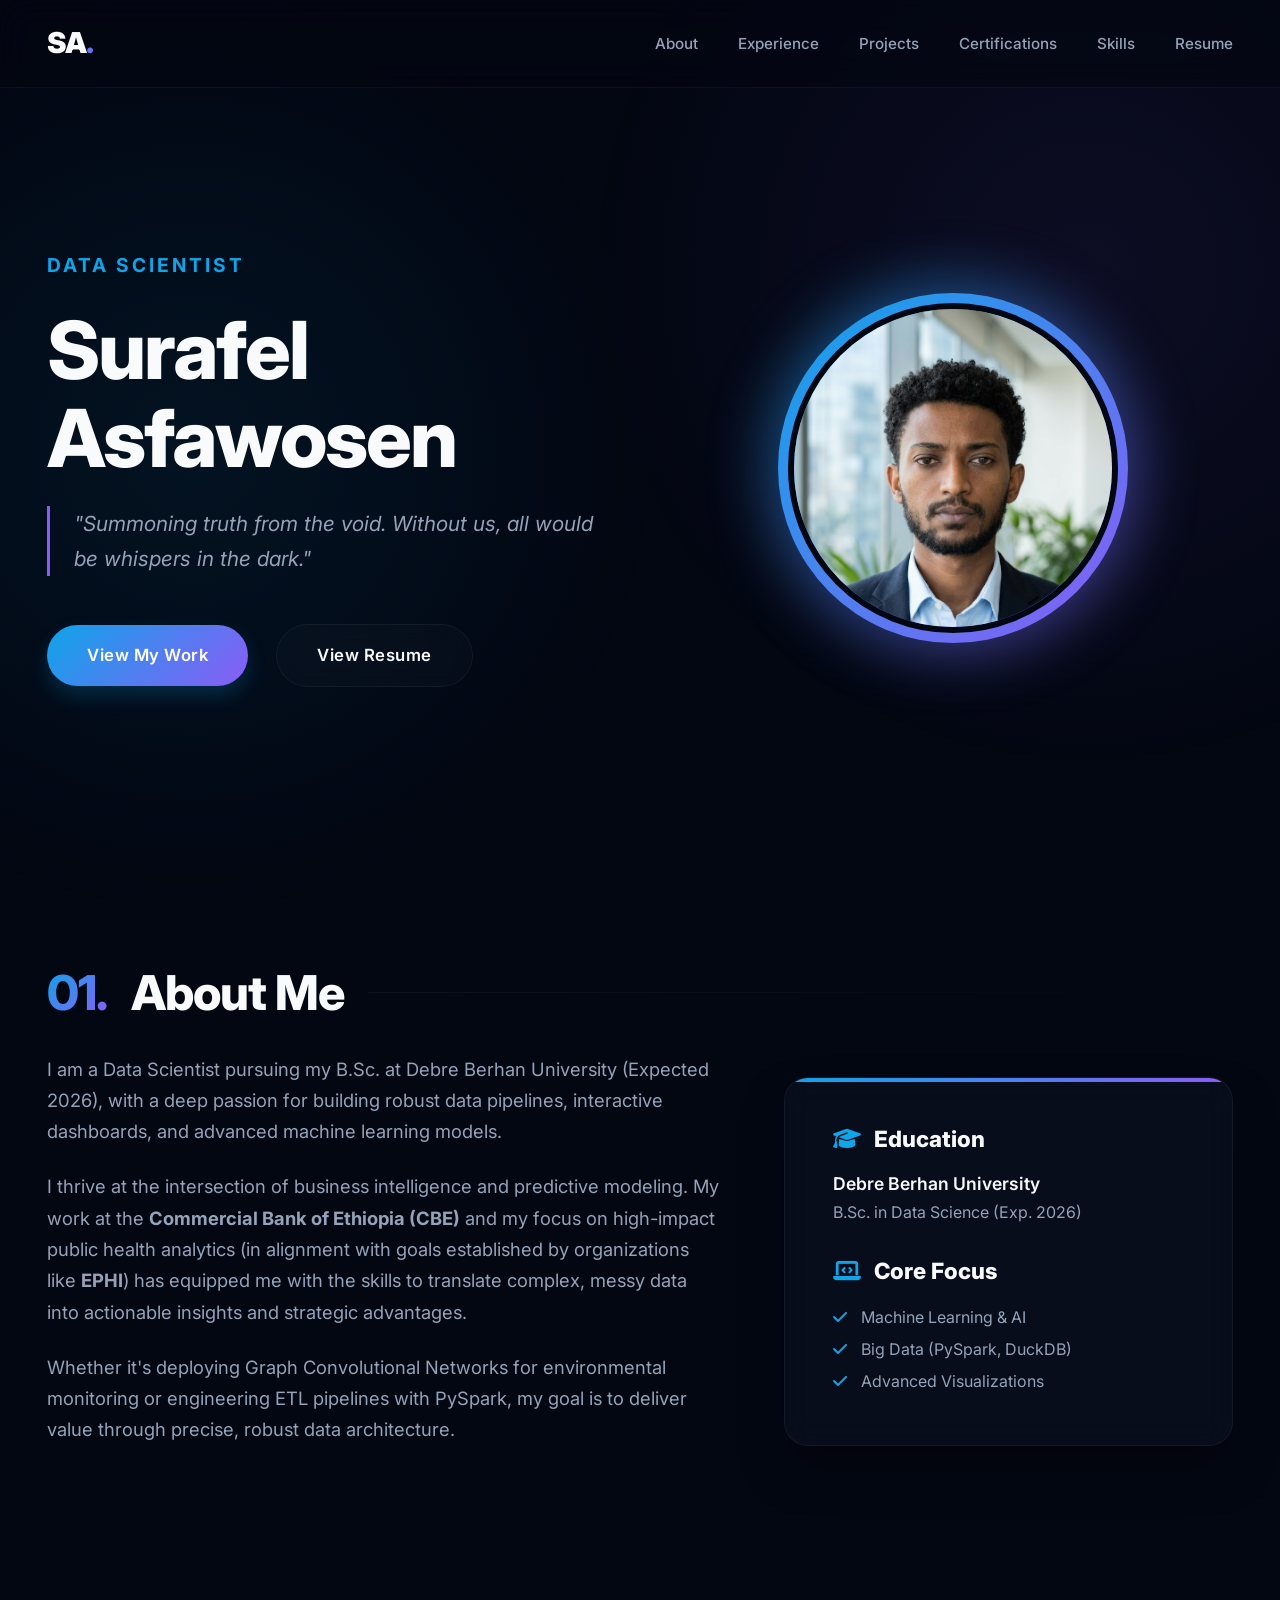
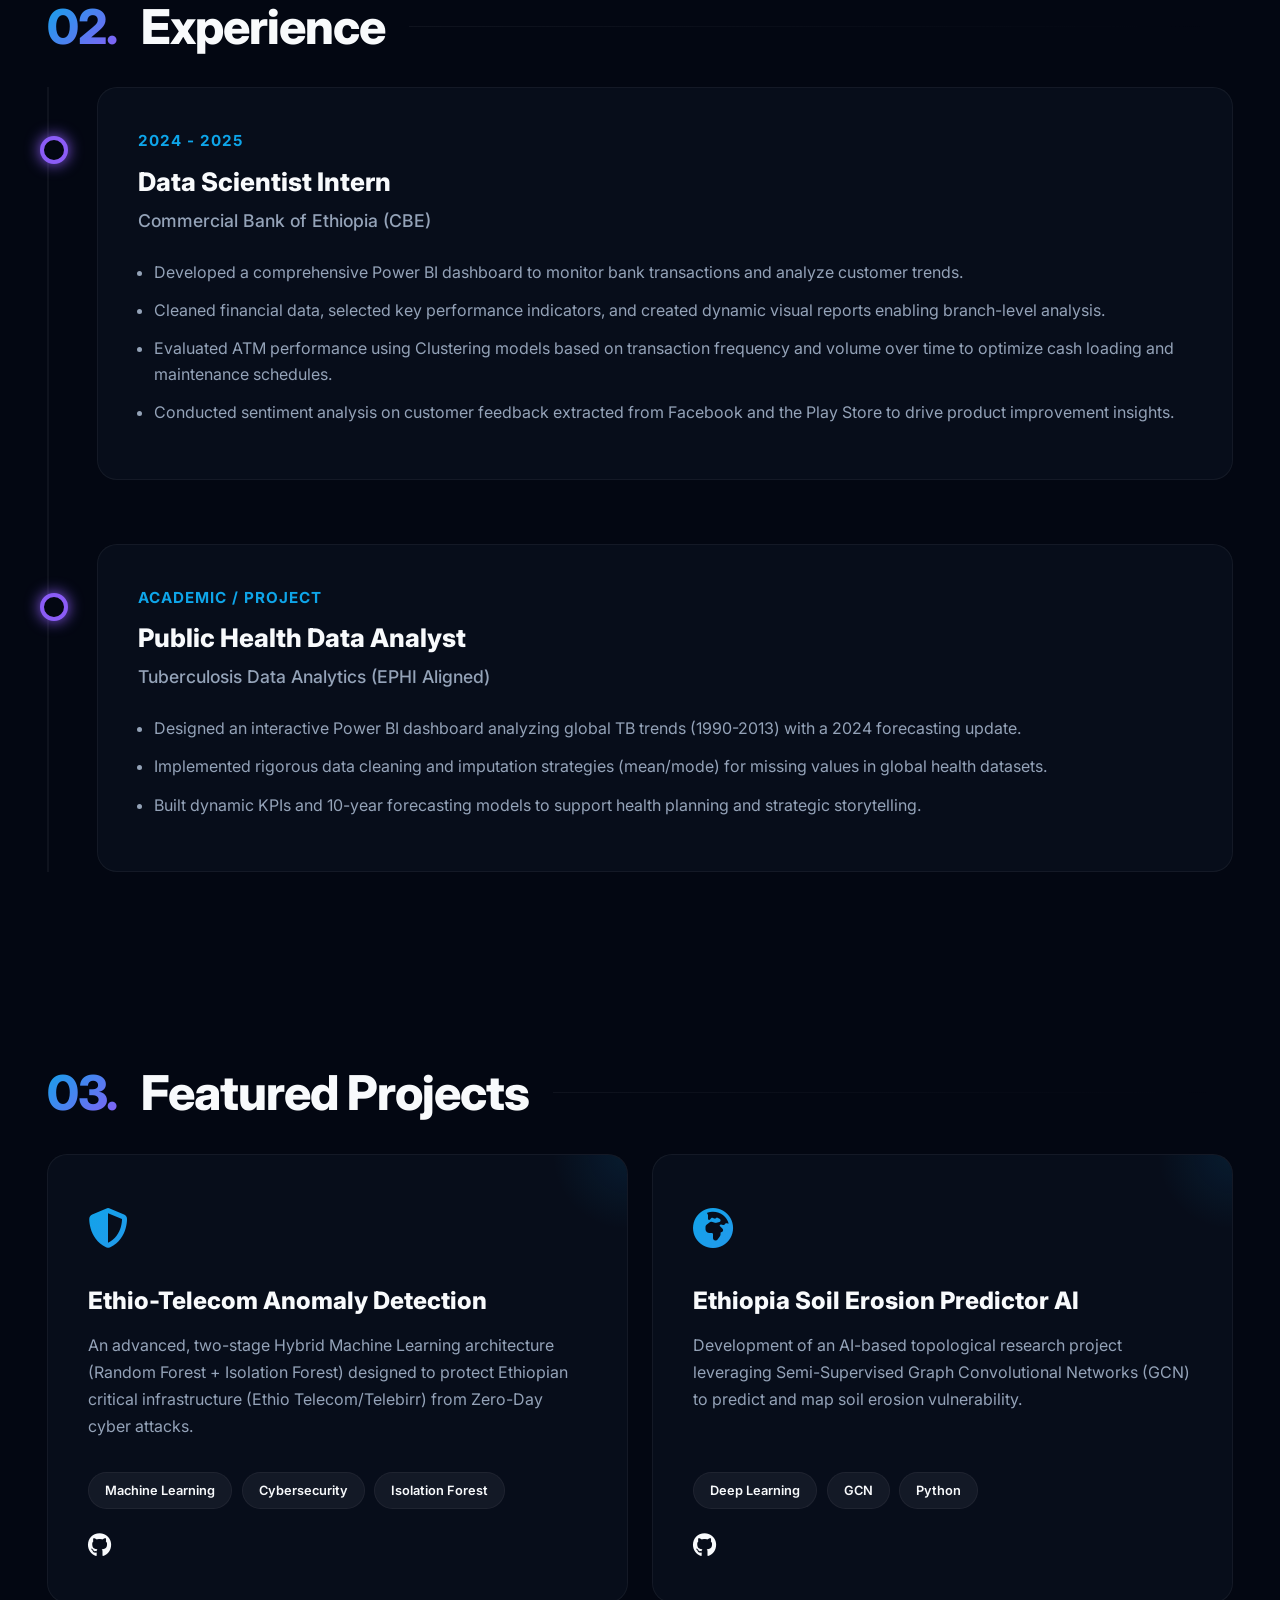
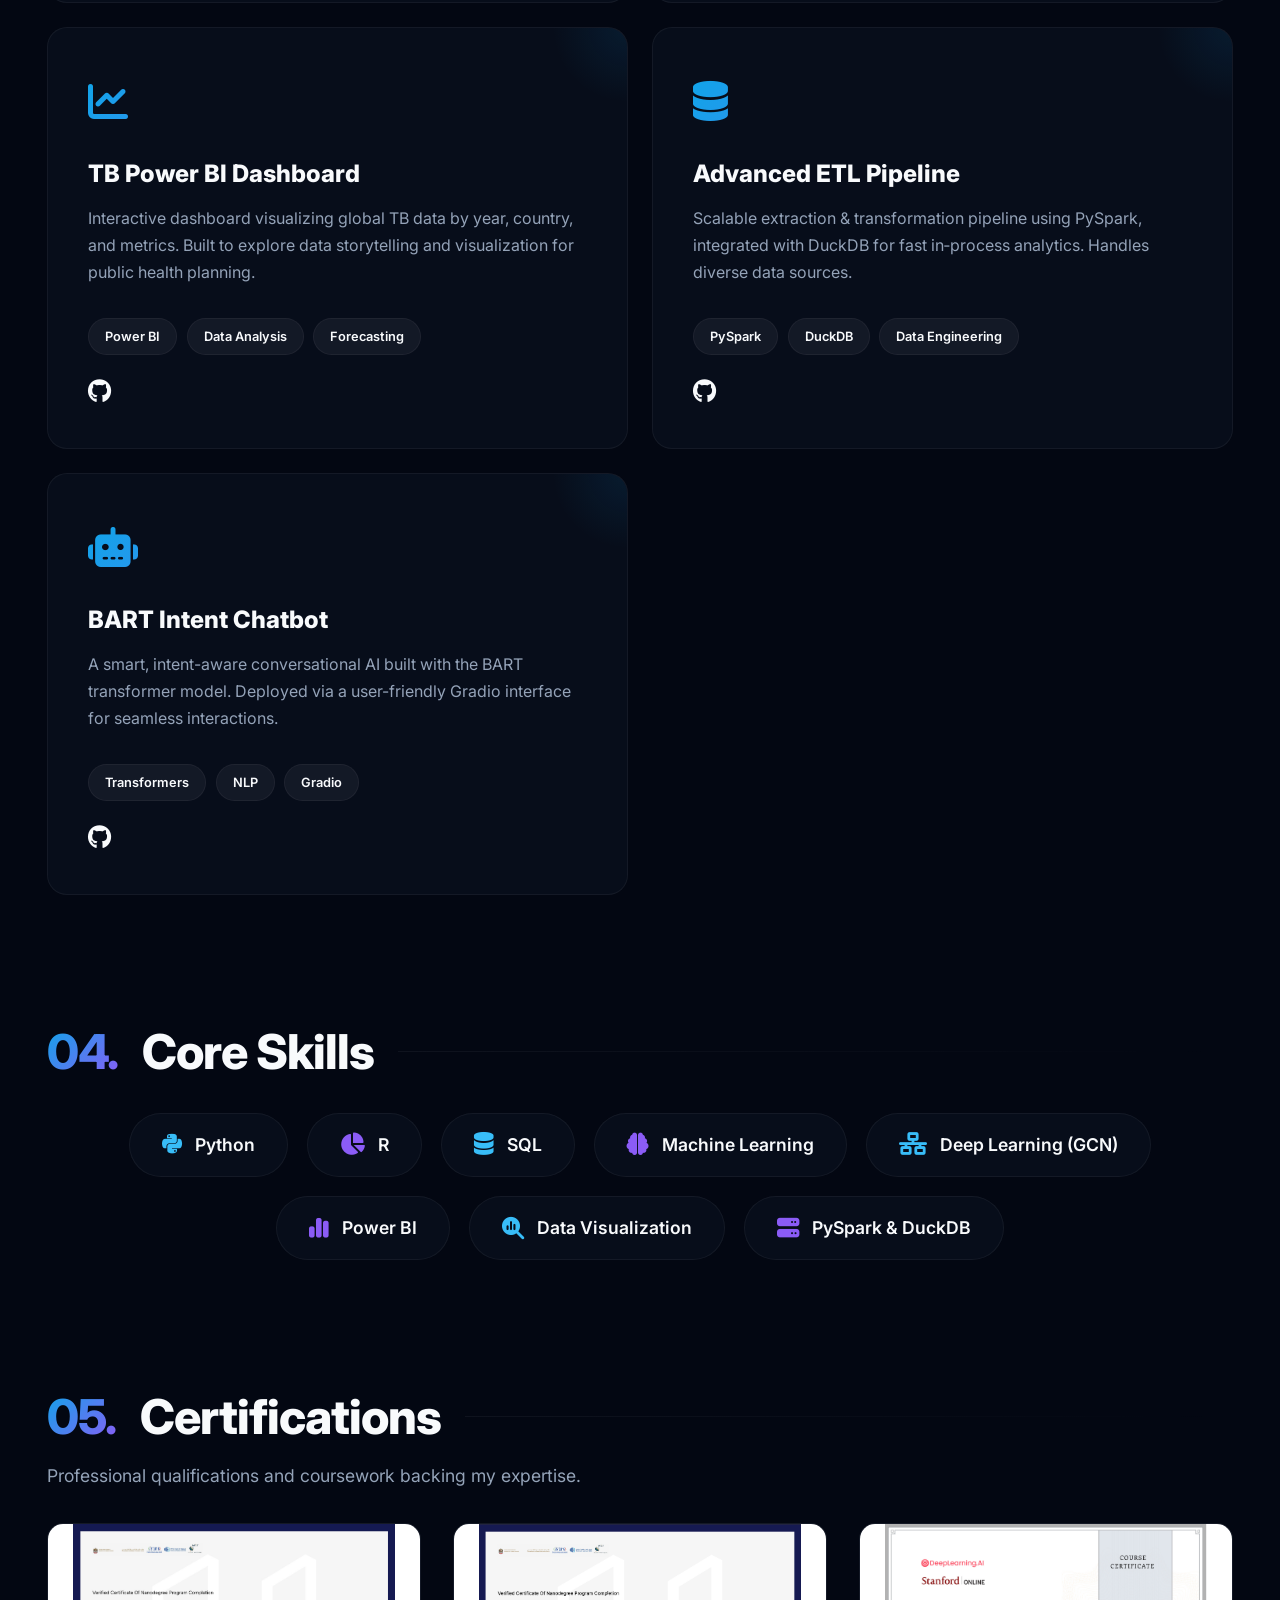
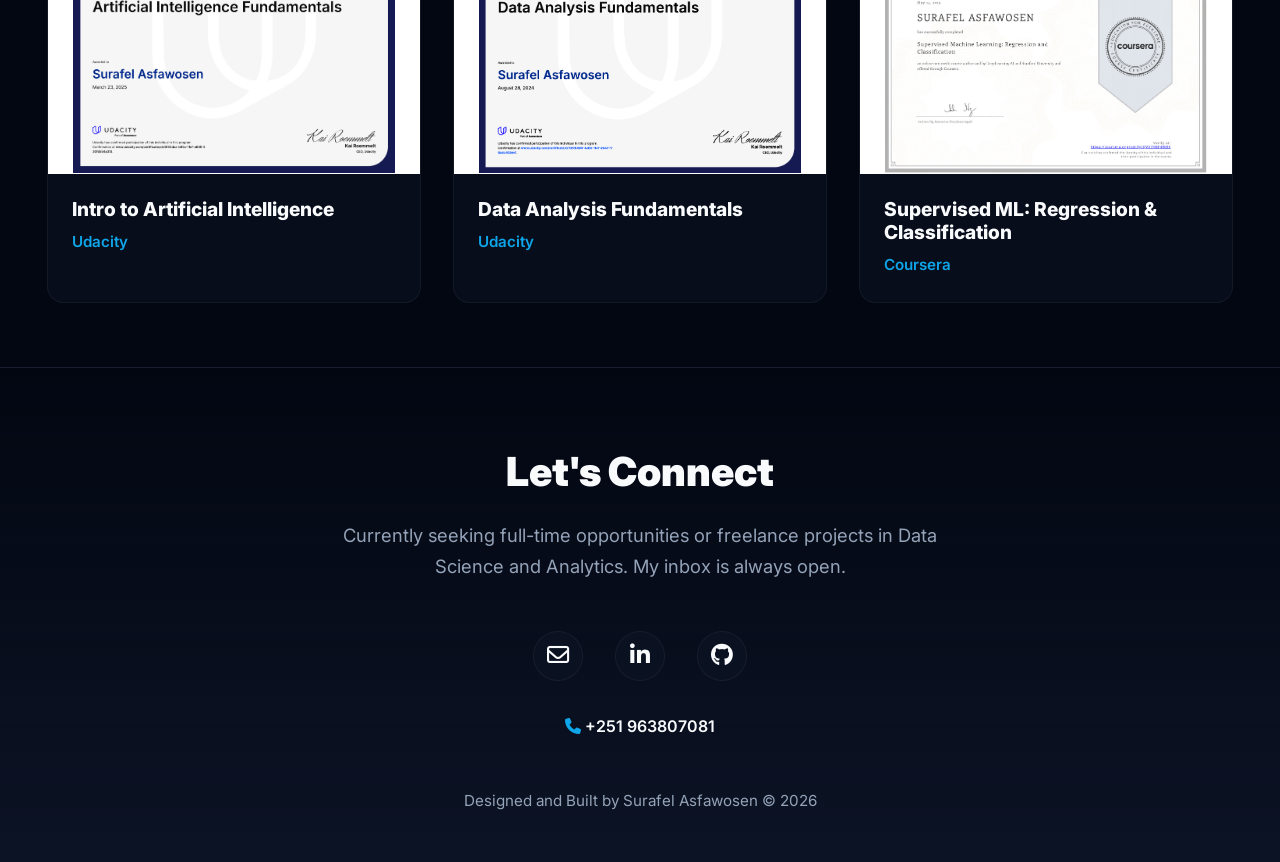
<file: index.html>
<!DOCTYPE html>
<html lang="en">
<head>
  <meta charset="UTF-8" />
  <meta name="viewport" content="width=device-width, initial-scale=1.0" />
  <title>Surafel Asfawosen | Data Scientist</title>
  <meta name="description" content="Data Scientist portfolio showcasing advanced machine learning, data visualization, and AI models.">
  
  <!-- Open Graph / Social Tags -->
  <meta property="og:title" content="Surafel Asfawosen | Data Scientist" />
  <meta property="og:description" content="Data Scientist portfolio showcasing advanced machine learning, data visualization, and AI models." />
  <meta property="og:image" content="https://surafelasfawosen.github.io/data-science-portfolio/assets/profile.jpg" />
  <meta property="og:url" content="https://surafelasfawosen.github.io/data-science-portfolio/" />
  <meta property="og:type" content="website" />
  
  <!-- Favicon placeholder (you should add an actual favicon.ico file to your folder) -->
  <link rel="icon" type="image/x-icon" href="./favicon.ico">
  
  <link rel="stylesheet" href="./style.css" />
  <link href="https://fonts.googleapis.com/css2?family=Inter:wght@400;500;600;700;800;900&display=swap" rel="stylesheet">
  <link rel="stylesheet" href="https://cdnjs.cloudflare.com/ajax/libs/font-awesome/6.4.0/css/all.min.css">
</head>
<body>
  <div class="bg-gradient"></div>

  <header>
    <nav>
      <div class="logo">SA<span class="text-gradient">.</span></div>
      <div class="nav-links">
        <a href="#about">About</a>
        <a href="#experience">Experience</a>
        <a href="#projects">Projects</a>
        <a href="#certifications">Certifications</a>
        <a href="#skills">Skills</a>
        <a href="./cv.html" target="_blank" rel="noopener noreferrer">Resume</a>
      </div>
      <div class="hamburger">
        <i class="fa-solid fa-bars"></i>
      </div>
    </nav>
  </header>

  <main class="container">
    <!-- Hero Section -->
    <section class="hero" id="home">
      <div class="hero-content fade-in">
        <div class="hero-text">
          <div class="hero-subtitle">Data Scientist</div>
          <h1 class="hero-title">Surafel Asfawosen</h1>
          <p class="hero-description">"Summoning truth from the void. Without us, all would be whispers in the dark."</p>
          <div>
            <a href="#projects" class="btn btn-primary">View My Work</a>
            <a href="./cv.html" target="_blank" rel="noopener noreferrer" class="btn btn-outline">View Resume</a>
          </div>
        </div>
        <div class="hero-image-container">
          <div class="profile-image-placeholder">
            <img src="./assets/profile.jpg" alt="Surafel Asfawosen" class="profile-img">
          </div>
        </div>
      </div>
    </section>

    <!-- About Section -->
    <section id="about">
      <h2 class="section-title fade-in"><span class="text-gradient">01.</span> About Me</h2>
      <div class="about-grid">
        <div class="about-text fade-in">
          <p>
            I am a Data Scientist pursuing my B.Sc. at Debre Berhan University (Expected 2026), with a deep passion for building robust data pipelines, interactive dashboards, and advanced machine learning models.
          </p>
          <p>
            I thrive at the intersection of business intelligence and predictive modeling. My work at the <strong>Commercial Bank of Ethiopia (CBE)</strong> and my focus on high-impact public health analytics (in alignment with goals established by organizations like <strong>EPHI</strong>) has equipped me with the skills to translate complex, messy data into actionable insights and strategic advantages.
          </p>
          <p>
            Whether it's deploying Graph Convolutional Networks for environmental monitoring or engineering ETL pipelines with PySpark, my goal is to deliver value through precise, robust data architecture.
          </p>
        </div>
        <div class="about-stats fade-in">
          <h3><i class="fa-solid fa-graduation-cap"></i> Education</h3>
          <p style="font-weight: 600; font-size: 1.1rem; margin-top: 1rem;">Debre Berhan University</p>
          <p style="color: var(--text-secondary); margin-bottom: 1.5rem;">B.Sc. in Data Science (Exp. 2026)</p>
          
          <h3 style="margin-top: 2rem;"><i class="fa-solid fa-laptop-code"></i> Core Focus</h3>
          <ul style="color: var(--text-secondary); line-height: 2; margin-top: 1rem; list-style-type: none;">
            <li><i class="fa-solid fa-check" style="color: var(--accent-primary); margin-right: 10px;"></i> Machine Learning & AI</li>
            <li><i class="fa-solid fa-check" style="color: var(--accent-primary); margin-right: 10px;"></i> Big Data (PySpark, DuckDB)</li>
            <li><i class="fa-solid fa-check" style="color: var(--accent-primary); margin-right: 10px;"></i> Advanced Visualizations</li>
          </ul>
        </div>
      </div>
    </section>

    <!-- Experience Section -->
    <section id="experience">
      <h2 class="section-title fade-in"><span class="text-gradient">02.</span> Experience</h2>
      <div class="experience-timeline">
        
        <div class="timeline-item fade-in">
          <div class="timeline-date">2024 - 2025</div>
          <h3 class="timeline-title">Data Scientist Intern</h3>
          <div class="timeline-company">Commercial Bank of Ethiopia (CBE)</div>
          <div class="timeline-desc">
            <ul style="list-style-type: disc; margin-left: 1rem;">
              <li>Developed a comprehensive Power BI dashboard to monitor bank transactions and analyze customer trends.</li>
              <li>Cleaned financial data, selected key performance indicators, and created dynamic visual reports enabling branch-level analysis.</li>
              <li>Evaluated ATM performance using Clustering models based on transaction frequency and volume over time to optimize cash loading and maintenance schedules.</li>
              <li>Conducted sentiment analysis on customer feedback extracted from Facebook and the Play Store to drive product improvement insights.</li>
            </ul>
          </div>
        </div>

        <div class="timeline-item fade-in">
          <div class="timeline-date">Academic / Project</div>
          <h3 class="timeline-title">Public Health Data Analyst</h3>
          <div class="timeline-company">Tuberculosis Data Analytics (EPHI Aligned)</div>
          <div class="timeline-desc">
            <ul style="list-style-type: disc; margin-left: 1rem;">
              <li>Designed an interactive Power BI dashboard analyzing global TB trends (1990-2013) with a 2024 forecasting update.</li>
              <li>Implemented rigorous data cleaning and imputation strategies (mean/mode) for missing values in global health datasets.</li>
              <li>Built dynamic KPIs and 10-year forecasting models to support health planning and strategic storytelling.</li>
            </ul>
          </div>
        </div>

      </div>
    </section>

    <!-- Projects Section -->
    <section id="projects">
      <h2 class="section-title fade-in"><span class="text-gradient">03.</span> Featured Projects</h2>
      <div class="projects-grid">

        <div class="project-card fade-in">
          <div class="project-icon"><i class="fa-solid fa-shield-halved"></i></div>
          <h3 class="project-title">Ethio-Telecom Anomaly Detection</h3>
          <p class="project-desc">An advanced, two-stage Hybrid Machine Learning architecture (Random Forest + Isolation Forest) designed to protect Ethiopian critical infrastructure (Ethio Telecom/Telebirr) from Zero-Day cyber attacks.</p>
          <div class="project-tech">
            <span class="tech-tag">Machine Learning</span>
            <span class="tech-tag">Cybersecurity</span>
            <span class="tech-tag">Isolation Forest</span>
          </div>
          <div class="project-links">
            <a href="https://github.com/surafelasfawosen/Ethio-Telecom-Anomaly-Detection-in-Network-Traffic" target="_blank" rel="noopener noreferrer"><i class="fa-brands fa-github"></i></a>
          </div>
        </div>

        <div class="project-card fade-in">
          <div class="project-icon"><i class="fa-solid fa-earth-africa"></i></div>
          <h3 class="project-title">Ethiopia Soil Erosion Predictor AI</h3>
          <p class="project-desc">Development of an AI-based topological research project leveraging Semi-Supervised Graph Convolutional Networks (GCN) to predict and map soil erosion vulnerability.</p>
          <div class="project-tech">
            <span class="tech-tag">Deep Learning</span>
            <span class="tech-tag">GCN</span>
            <span class="tech-tag">Python</span>
          </div>
          <div class="project-links">
            <a href="https://github.com/surafelasfawosen/ethiopia-soil-erosion-predictor-ai" target="_blank" rel="noopener noreferrer"><i class="fa-brands fa-github"></i></a>
          </div>
        </div>

        <div class="project-card fade-in">
          <div class="project-icon"><i class="fa-solid fa-chart-line"></i></div>
          <h3 class="project-title">TB Power BI Dashboard</h3>
          <p class="project-desc">Interactive dashboard visualizing global TB data by year, country, and metrics. Built to explore data storytelling and visualization for public health planning.</p>
          <div class="project-tech">
            <span class="tech-tag">Power BI</span>
            <span class="tech-tag">Data Analysis</span>
            <span class="tech-tag">Forecasting</span>
          </div>
          <div class="project-links">
            <a href="https://github.com/surafelasfawosen/Tuberculosis-Data-Analysis-Power-BI-Dashboard" target="_blank" rel="noopener noreferrer"><i class="fa-brands fa-github"></i></a>
          </div>
        </div>

        <div class="project-card fade-in">
          <div class="project-icon"><i class="fa-solid fa-database"></i></div>
          <h3 class="project-title">Advanced ETL Pipeline</h3>
          <p class="project-desc">Scalable extraction & transformation pipeline using PySpark, integrated with DuckDB for fast in‑process analytics. Handles diverse data sources.</p>
          <div class="project-tech">
            <span class="tech-tag">PySpark</span>
            <span class="tech-tag">DuckDB</span>
            <span class="tech-tag">Data Engineering</span>
          </div>
          <div class="project-links">
            <a href="https://github.com/surafelasfawosen/ETL-Extract-Transform-Load-process-with-PySpark-and-DuckDB-advanced-data-pipeline" target="_blank" rel="noopener noreferrer"><i class="fa-brands fa-github"></i></a>
          </div>
        </div>

        <div class="project-card fade-in">
          <div class="project-icon"><i class="fa-solid fa-robot"></i></div>
          <h3 class="project-title">BART Intent Chatbot</h3>
          <p class="project-desc">A smart, intent-aware conversational AI built with the BART transformer model. Deployed via a user-friendly Gradio interface for seamless interactions.</p>
          <div class="project-tech">
            <span class="tech-tag">Transformers</span>
            <span class="tech-tag">NLP</span>
            <span class="tech-tag">Gradio</span>
          </div>
          <div class="project-links">
            <a href="https://github.com/surafelasfawosen/chatbot-using-BART-model-s" target="_blank" rel="noopener noreferrer"><i class="fa-brands fa-github"></i></a>
          </div>
        </div>

      </div>
    </section>

    <!-- Skills Section -->
    <section id="skills">
      <h2 class="section-title fade-in"><span class="text-gradient">04.</span> Core Skills</h2>
      <div class="skills-container fade-in">
        <div class="skill-pill"><i class="fa-brands fa-python" style="color: #38bdf8;"></i> Python</div>
        <div class="skill-pill"><i class="fa-solid fa-chart-pie" style="color: #8b5cf6;"></i> R</div>
        <div class="skill-pill"><i class="fa-solid fa-database" style="color: #38bdf8;"></i> SQL</div>
        <div class="skill-pill"><i class="fa-solid fa-brain" style="color: #8b5cf6;"></i> Machine Learning</div>
        <div class="skill-pill"><i class="fa-solid fa-network-wired" style="color: #38bdf8;"></i> Deep Learning (GCN)</div>
        <div class="skill-pill"><i class="fa-solid fa-chart-simple" style="color: #8b5cf6;"></i> Power BI</div>
        <div class="skill-pill"><i class="fa-solid fa-magnifying-glass-chart" style="color: #38bdf8;"></i> Data Visualization</div>
        <div class="skill-pill"><i class="fa-solid fa-server" style="color: #8b5cf6;"></i> PySpark & DuckDB</div>
      </div>
    </section>

    <!-- Certifications Gallery Section -->
    <section id="certifications">
      <h2 class="section-title fade-in"><span class="text-gradient">05.</span> Certifications</h2>
      <p class="section-desc fade-in">Professional qualifications and coursework backing my expertise.</p>
      <div class="cert-grid">
        
        <div class="cert-card fade-in">
          <div class="cert-img-wrapper">
             <img src="./assets/cert-intro-ai.jpg" alt="Intro to Artificial Intelligence" class="cert-img lightbox-trigger" style="cursor: pointer;">
          </div>
          <div class="cert-info">
             <h3>Intro to Artificial Intelligence</h3>
             <p>Udacity</p>
          </div>
        </div>

        <div class="cert-card fade-in">
          <div class="cert-img-wrapper">
             <img src="./assets/cert-data-analysis.png" alt="Data Analysis Fundamentals" class="cert-img lightbox-trigger" style="cursor: pointer;">
          </div>
          <div class="cert-info">
             <h3>Data Analysis Fundamentals</h3>
             <p>Udacity</p>
          </div>
        </div>

        <div class="cert-card fade-in">
          <div class="cert-img-wrapper">
             <img src="./assets/cert-machine-learning.jpg" alt="Supervised ML: Regression & Classification" class="cert-img lightbox-trigger" style="cursor: pointer;">
          </div>
          <div class="cert-info">
             <h3>Supervised ML: Regression & Classification</h3>
             <p>Coursera</p>
          </div>
        </div>

      </div>
    </section>

  </main>

  <!-- Footer / Contact -->
  <footer id="contact">
    <div class="container fade-in">
      <h2 style="font-size: 2.5rem; margin-bottom: 1.5rem; font-weight: 900;">Let's Connect</h2>
      <p style="max-width: 600px; margin: 0 auto 3rem; font-size: 1.15rem; color: var(--text-secondary);">
        Currently seeking full-time opportunities or freelance projects in Data Science and Analytics. My inbox is always open.
      </p>
      <div class="social-links">
        <a href="mailto:surafelasfawwosen@gmail.com" onclick="prompt('You can contact me at this email address:', 'surafelasfawwosen@gmail.com');" title="Email"><i class="fa-regular fa-envelope"></i></a>
        <a href="https://www.linkedin.com/in/surafel-asfawosen-518534363/" target="_blank" rel="noopener noreferrer" title="LinkedIn"><i class="fa-brands fa-linkedin-in"></i></a>
        <a href="https://github.com/surafelasfawosen" target="_blank" rel="noopener noreferrer" title="GitHub"><i class="fa-brands fa-github"></i></a>
      </div>
      <p style="margin-bottom: 0.5rem; font-weight: 600;"><i class="fa-solid fa-phone" style="color: var(--accent-primary);"></i> +251 963807081</p>
      <p style="font-size: 0.95rem; margin-top: 3rem; color: var(--text-secondary);">Designed and Built by Surafel Asfawosen &copy; 2026</p>
    </div>
  </footer>

  <script type="module" src="./main.js"></script>

  <!-- Lightbox Modal -->
  <div id="imageModal" class="modal">
    <span class="close-btn" id="closeModal">&times;</span>
    <img class="modal-content" id="modalImg">
  </div>
</body>
</html>
</file>
<file: style.css>
:root {
  --bg-color: #030712; /* Deeper slate black */
  --bg-color-light: #0f172a;
  --text-primary: #f8fafc;
  --text-secondary: #94a3b8;
  --accent-primary: #0ea5e9; /* Vibrant sky blue */
  --accent-secondary: #8b5cf6; /* Vibrant violet */
  --glass-bg: rgba(15, 23, 42, 0.4);
  --glass-border: rgba(255, 255, 255, 0.05);
  --font-main: 'Inter', sans-serif;
}

* {
  margin: 0;
  padding: 0;
  box-sizing: border-box;
}

body {
  font-family: var(--font-main);
  background-color: var(--bg-color);
  color: var(--text-primary);
  line-height: 1.7;
  overflow-x: hidden;
}

/* Advanced Animated Background Gradients */
.bg-gradient {
  position: fixed;
  top: 0;
  left: 0;
  width: 100vw;
  height: 100vh;
  background: 
    radial-gradient(circle at 15% 50%, rgba(14, 165, 233, 0.08) 0%, transparent 40%),
    radial-gradient(circle at 85% 30%, rgba(139, 92, 246, 0.08) 0%, transparent 40%);
  z-index: -1;
  pointer-events: none;
  animation: pulseBg 10s infinite alternate;
}

@keyframes pulseBg {
  0% { transform: scale(1); opacity: 0.8; }
  100% { transform: scale(1.1); opacity: 1; }
}

a {
  text-decoration: none;
  color: inherit;
}

ul {
  list-style: none;
}

/* Typography */
h1, h2, h3, h4 {
  font-weight: 800;
  line-height: 1.2;
}

.text-gradient {
  background: linear-gradient(135deg, var(--accent-primary), var(--accent-secondary));
  -webkit-background-clip: text;
  -webkit-text-fill-color: transparent;
  background-clip: text;
}

/* Container */
.container {
  max-width: 1250px;
  margin: 0 auto;
  padding: 0 2rem;
}

/* Navbar */
header {
  position: fixed;
  top: 0;
  width: 100%;
  padding: 1.2rem 0;
  background: rgba(3, 7, 18, 0.7);
  backdrop-filter: blur(16px);
  -webkit-backdrop-filter: blur(16px);
  z-index: 100;
  border-bottom: 1px solid var(--glass-border);
  transition: all 0.3s ease;
}

nav {
  display: flex;
  justify-content: space-between;
  align-items: center;
  max-width: 1250px;
  margin: 0 auto;
  padding: 0 2rem;
}

.logo {
  font-size: 1.8rem;
  font-weight: 900;
  letter-spacing: -1px;
}

.nav-links {
  display: flex;
  gap: 2.5rem;
}

.nav-links a {
  font-size: 0.95rem;
  font-weight: 500;
  color: var(--text-secondary);
  position: relative;
  transition: color 0.3s ease;
}

.nav-links a:hover {
  color: var(--text-primary);
}

.nav-links a::after {
  content: '';
  position: absolute;
  width: 0;
  height: 2px;
  bottom: -4px;
  left: 0;
  background: linear-gradient(90deg, var(--accent-primary), var(--accent-secondary));
  transition: width 0.3s ease;
}

.nav-links a:hover::after {
  width: 100%;
}

.hamburger {
  display: none;
  font-size: 1.8rem;
  color: var(--text-primary);
  cursor: pointer;
  z-index: 1000;
}

/* Hero Section with Image Placeholder */
.hero {
  min-height: 100vh;
  display: flex;
  align-items: center;
  padding-top: 100px;
}

.hero-content {
  display: flex;
  align-items: center;
  justify-content: space-between;
  gap: 4rem;
  width: 100%;
}

.hero-text {
  flex: 1;
  max-width: 650px;
}

.hero-image-container {
  flex: 1;
  display: flex;
  justify-content: center;
  align-items: center;
}

.profile-image-placeholder {
  position: relative;
  width: 350px;
  height: 350px;
  border-radius: 50%;
  padding: 10px;
  background: linear-gradient(135deg, var(--accent-primary), var(--accent-secondary));
  animation: float 6s ease-in-out infinite;
}

.profile-img {
  width: 100%;
  height: 100%;
  object-fit: cover;
  border-radius: 50%;
  border: 6px solid var(--bg-color);
  background: var(--bg-color-light); /* Fallback if no image */
}

/* Glowing ring effect behind image */
.profile-image-placeholder::before {
  content: '';
  position: absolute;
  top: -10px; left: -10px; right: -10px; bottom: -10px;
  border-radius: 50%;
  background: linear-gradient(135deg, var(--accent-primary), var(--accent-secondary));
  filter: blur(30px);
  opacity: 0.5;
  z-index: -1;
  animation: pulseGlow 4s infinite alternate;
}

@keyframes float {
  0% { transform: translateY(0px); }
  50% { transform: translateY(-20px); }
  100% { transform: translateY(0px); }
}

@keyframes pulseGlow {
  0% { opacity: 0.3; filter: blur(20px); }
  100% { opacity: 0.6; filter: blur(40px); }
}

.hero-subtitle {
  font-size: 1.2rem;
  font-weight: 700;
  color: var(--accent-primary);
  margin-bottom: 1.5rem;
  letter-spacing: 3px;
  text-transform: uppercase;
}

.hero-title {
  font-size: 5rem;
  margin-bottom: 1.5rem;
  letter-spacing: -2px;
  line-height: 1.1;
}

.hero-description {
  font-size: 1.3rem;
  color: var(--text-secondary);
  margin-bottom: 3rem;
  font-style: italic;
  border-left: 3px solid var(--accent-secondary);
  padding-left: 1.5rem;
}

.btn {
  display: inline-block;
  padding: 1rem 2.5rem;
  border-radius: 50px;
  font-weight: 600;
  font-size: 1.05rem;
  transition: all 0.3s ease;
  cursor: pointer;
  letter-spacing: 0.5px;
}

.btn-primary {
  background: linear-gradient(135deg, var(--accent-primary), var(--accent-secondary));
  color: #fff;
  border: none;
  box-shadow: 0 10px 20px rgba(14, 165, 233, 0.2);
}

.btn-primary:hover {
  transform: translateY(-3px);
  box-shadow: 0 15px 25px rgba(139, 92, 246, 0.4);
}

.btn-outline {
  background: rgba(255, 255, 255, 0.02);
  color: var(--text-primary);
  border: 1px solid var(--glass-border);
  backdrop-filter: blur(10px);
  margin-left: 1.5rem;
}

.btn-outline:hover {
  background: var(--glass-bg);
  border-color: var(--accent-secondary);
  transform: translateY(-3px);
}

/* Sections */
section {
  padding: 4rem 0;
  position: relative;
}

.section-title {
  font-size: 3rem;
  margin-bottom: 2rem;
  display: flex;
  align-items: center;
  gap: 1.5rem;
  letter-spacing: -1px;
}

.section-title::after {
  content: "";
  height: 1px;
  flex: 1;
  background: linear-gradient(90deg, var(--glass-border), transparent);
}

.section-desc {
  color: var(--text-secondary);
  font-size: 1.1rem;
  margin-top: -1rem;
  margin-bottom: 2rem;
}

/* About Grid */
.about-grid {
  display: grid;
  grid-template-columns: 1.2fr 0.8fr;
  gap: 4rem;
  align-items: center;
}

.about-text {
  color: var(--text-secondary);
  font-size: 1.15rem;
}

.about-text p {
  margin-bottom: 1.5rem;
}

.about-stats {
  background: var(--glass-bg);
  border: 1px solid var(--glass-border);
  padding: 3rem;
  border-radius: 24px;
  backdrop-filter: blur(16px);
  -webkit-backdrop-filter: blur(16px);
  box-shadow: 0 25px 50px -12px rgba(0, 0, 0, 0.5);
  position: relative;
  overflow: hidden;
}

.about-stats::before {
  content: '';
  position: absolute;
  top: 0; left: 0; right: 0; height: 4px;
  background: linear-gradient(90deg, var(--accent-primary), var(--accent-secondary));
}

.about-stats h3 {
  font-size: 1.4rem;
  color: var(--text-primary);
  margin-bottom: 1rem;
  display: flex;
  align-items: center;
  gap: 0.8rem;
}

.about-stats h3 i {
  color: var(--accent-primary);
}

/* Experience Timeline */
.experience-timeline {
  position: relative;
  padding-left: 3rem;
  border-left: 2px solid rgba(255,255,255,0.05);
}

.timeline-item {
  position: relative;
  margin-bottom: 4rem;
  background: var(--glass-bg);
  border: 1px solid var(--glass-border);
  padding: 2.5rem;
  border-radius: 20px;
  transition: all 0.3s ease;
}

.timeline-item:hover {
  border-color: rgba(14, 165, 233, 0.3);
  transform: translateX(10px);
}

.timeline-item::before {
  content: "";
  position: absolute;
  left: -3.6rem;
  top: 3rem;
  width: 20px;
  height: 20px;
  border-radius: 50%;
  background: var(--bg-color);
  border: 4px solid var(--accent-secondary);
  box-shadow: 0 0 15px var(--accent-secondary);
  transition: all 0.3s ease;
}

.timeline-item:hover::before {
  background: var(--accent-secondary);
  transform: scale(1.2);
}

.timeline-date {
  font-size: 0.95rem;
  color: var(--accent-primary);
  margin-bottom: 0.8rem;
  font-weight: 700;
  text-transform: uppercase;
  letter-spacing: 1px;
}

.timeline-title {
  font-size: 1.6rem;
  margin-bottom: 0.5rem;
}

.timeline-company {
  font-size: 1.1rem;
  color: var(--text-secondary);
  margin-bottom: 1.5rem;
  font-weight: 500;
}

.timeline-desc ul li {
  margin-bottom: 0.8rem;
  color: var(--text-secondary);
  line-height: 1.6;
}

/* Projects Showcase */
.projects-grid {
  display: grid;
  grid-template-columns: repeat(auto-fill, minmax(380px, 1fr));
  gap: 1.5rem;
}

.project-card {
  background: var(--glass-bg);
  border: 1px solid var(--glass-border);
  border-radius: 20px;
  padding: 2.5rem;
  transition: all 0.4s cubic-bezier(0.175, 0.885, 0.32, 1.275);
  display: flex;
  flex-direction: column;
  position: relative;
  overflow: hidden;
}

.project-card::before {
  content: '';
  position: absolute;
  top: 0; right: 0; width: 150px; height: 150px;
  background: radial-gradient(circle, rgba(14, 165, 233, 0.1) 0%, transparent 70%);
  border-radius: 50%;
  transform: translate(50%, -50%);
}

.project-card:hover {
  transform: translateY(-12px);
  border-color: rgba(139, 92, 246, 0.4);
  box-shadow: 0 20px 40px rgba(0, 0, 0, 0.6);
}

.project-icon {
  font-size: 2.5rem;
  margin-bottom: 1.5rem;
  background: linear-gradient(135deg, var(--accent-primary), var(--accent-secondary));
  -webkit-background-clip: text;
  -webkit-text-fill-color: transparent;
}

.project-title {
  font-size: 1.5rem;
  margin-bottom: 1rem;
}

.project-desc {
  color: var(--text-secondary);
  font-size: 1rem;
  margin-bottom: 2rem;
  flex: 1;
}

.project-tech {
  display: flex;
  flex-wrap: wrap;
  gap: 0.6rem;
  margin-bottom: 1.5rem;
}

.tech-tag {
  font-size: 0.8rem;
  font-weight: 600;
  padding: 0.4rem 1rem;
  background: rgba(255, 255, 255, 0.05);
  color: var(--text-primary);
  border: 1px solid var(--glass-border);
  border-radius: 50px;
}

.project-links a {
  color: var(--text-primary);
  font-size: 1.5rem;
  transition: color 0.3s ease;
  display: inline-flex;
  align-items: center;
  gap: 0.5rem;
}

.project-links a:hover {
  color: var(--accent-primary);
}

/* Skills */
.skills-container {
  display: flex;
  flex-wrap: wrap;
  gap: 1.2rem;
  justify-content: center;
}

.skill-pill {
  padding: 1rem 2rem;
  background: var(--glass-bg);
  border: 1px solid var(--glass-border);
  border-radius: 50px;
  font-weight: 600;
  font-size: 1.1rem;
  display: flex;
  align-items: center;
  gap: 0.8rem;
  transition: all 0.3s ease;
  cursor: default;
}

.skill-pill:hover {
  border-color: var(--accent-primary);
  background: rgba(14, 165, 233, 0.1);
  transform: translateY(-3px);
  box-shadow: 0 10px 20px rgba(14, 165, 233, 0.1);
}

.skill-pill i {
  font-size: 1.4rem;
}

/* Certifications Gallery */
.cert-grid {
  display: grid;
  grid-template-columns: repeat(3, 1fr);
  gap: 2rem;
}

.cert-card {
  background: var(--glass-bg);
  border: 1px solid var(--glass-border);
  border-radius: 16px;
  overflow: hidden;
  transition: all 0.4s ease;
}

.cert-card:hover {
  transform: translateY(-8px);
  border-color: var(--accent-secondary);
  box-shadow: 0 15px 30px rgba(0,0,0,0.5);
}

.cert-img-wrapper {
  width: 100%;
  height: 250px;
  background: #fff;
  overflow: hidden;
  border-bottom: 1px solid var(--glass-border);
}

.cert-img {
  width: 100%;
  height: 100%;
  object-fit: contain;
  object-position: center;
  transition: transform 0.5s ease;
}

.cert-card:hover .cert-img {
  transform: scale(1.05);
}

.cert-info {
  padding: 1.5rem;
}

.cert-info h3 {
  font-size: 1.2rem;
  margin-bottom: 0.5rem;
}

.cert-info p {
  color: var(--accent-primary);
  font-weight: 600;
  font-size: 0.95rem;
}

/* Footer */
footer {
  text-align: center;
  padding: 5rem 0 3rem;
  border-top: 1px solid var(--glass-border);
  background: linear-gradient(180deg, transparent, rgba(15, 23, 42, 0.8));
}

.social-links {
  display: flex;
  justify-content: center;
  gap: 2rem;
  margin-bottom: 2rem;
}

.social-links a {
  display: flex;
  align-items: center;
  justify-content: center;
  width: 50px;
  height: 50px;
  border-radius: 50%;
  background: var(--glass-bg);
  border: 1px solid var(--glass-border);
  font-size: 1.4rem;
  color: var(--text-primary);
  transition: all 0.3s ease;
}

.social-links a:hover {
  background: linear-gradient(135deg, var(--accent-primary), var(--accent-secondary));
  border-color: transparent;
  transform: translateY(-5px);
}

/* Animations */
.fade-in {
  opacity: 0;
  transform: translateY(40px);
  transition: opacity 1s cubic-bezier(0.165, 0.84, 0.44, 1), transform 1s cubic-bezier(0.165, 0.84, 0.44, 1);
}

.fade-in.visible {
  opacity: 1;
  transform: translateY(0);
}

/* Lightbox Modal */
.modal {
  display: none;
  position: fixed;
  z-index: 1000;
  left: 0;
  top: 0;
  width: 100%;
  height: 100%;
  background-color: rgba(0, 0, 0, 0.9);
  align-items: center;
  justify-content: center;
}

.modal.active {
  display: flex;
}

.modal-content {
  max-width: 90%;
  max-height: 90%;
  border-radius: 8px;
  box-shadow: 0 5px 15px rgba(0,0,0,0.5);
  animation: zoomIn 0.3s ease;
}

@keyframes zoomIn {
  from {transform: scale(0.8); opacity: 0;}
  to {transform: scale(1); opacity: 1;}
}

.close-btn {
  position: absolute;
  top: 20px;
  right: 35px;
  color: #fff;
  font-size: 40px;
  font-weight: bold;
  cursor: pointer;
  transition: 0.3s;
}

.close-btn:hover {
  color: var(--accent-primary);
}

/* Responsive */
@media (max-width: 992px) {
  .hero-content {
    flex-direction: column-reverse;
    text-align: center;
    gap: 3rem;
  }
  .hero-title { font-size: 4rem; }
  .hero-description { margin: 0 auto 2.5rem; border: none; padding: 0; }
  .about-grid { grid-template-columns: 1fr; }
  .timeline-item::before { left: -3.5rem; }
  .cert-grid { grid-template-columns: repeat(2, 1fr); }
}

@media (max-width: 768px) {
  .hero-title { font-size: 3rem; }
  .profile-image-placeholder { width: 280px; height: 280px; }
  .projects-grid { grid-template-columns: 1fr; }
  .hamburger { display: block; }
  .nav-links {
    position: fixed;
    top: 0;
    right: -100%;
    width: 250px;
    height: 100vh;
    background: rgba(3, 7, 18, 0.95);
    backdrop-filter: blur(16px);
    -webkit-backdrop-filter: blur(16px);
    display: flex;
    flex-direction: column;
    justify-content: center;
    align-items: center;
    transition: right 0.4s ease;
    border-left: 1px solid var(--glass-border);
    z-index: 999;
  }
  .nav-links.active { right: 0; }
  .nav-links a { margin: 1.5rem 0; font-size: 1.2rem; }
  .section-title { font-size: 2.2rem; }
  .cert-grid { grid-template-columns: 1fr; }
}
</file>
